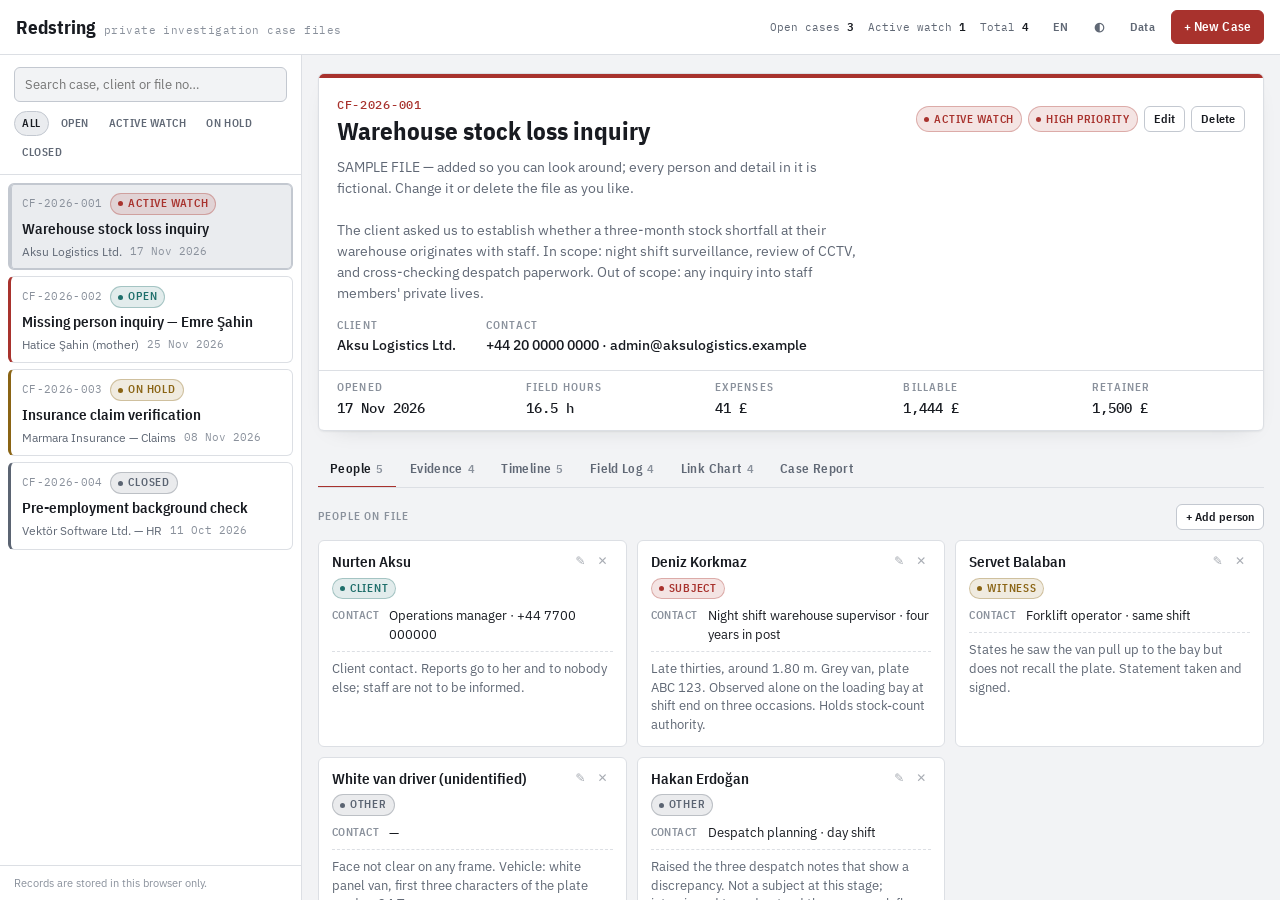
<file: index.html>
<!doctype html>
<html lang="tr">
<head>
<meta charset="utf-8">
<meta name="viewport" content="width=device-width, initial-scale=1, viewport-fit=cover">
<title>Redstring</title>
<meta name="description" content="Redstring — özel araştırmacılar için vaka dosyası sistemi: taraflar, delil zinciri, kronoloji, saha mesaisi ve bağlantı şeması. Case management for private investigators; runs entirely in the browser.">
<meta name="color-scheme" content="light dark">
<link rel="icon" href="data:image/svg+xml,%3Csvg xmlns='http://www.w3.org/2000/svg' viewBox='0 0 32 32'%3E%3Crect width='32' height='32' rx='5' fill='%23181B21'/%3E%3Cpath d='M5 10h9l2 3h11v12H5z' fill='none' stroke='%23A8322D' stroke-width='2.2' stroke-linejoin='round'/%3E%3Ccircle cx='16' cy='19' r='3' fill='none' stroke='%23A8322D' stroke-width='2'/%3E%3C/svg%3E">
<link rel="preconnect" href="https://fonts.googleapis.com">
<link rel="preconnect" href="https://fonts.gstatic.com" crossorigin>
<link rel="stylesheet" href="https://fonts.googleapis.com/css2?family=IBM+Plex+Mono:wght@400;500;600&family=IBM+Plex+Sans+Condensed:wght@500;600;700&family=IBM+Plex+Sans:wght@400;500;600&display=swap">
<link rel="stylesheet" href="assets/app.css">
</head>
<body>

<div id="app">
  <header class="topbar">
    <div class="brand">
      <h1>Redstring</h1>
      <span class="tag" id="brandTag"></span>
    </div>
    <div class="stats" id="topStats"></div>
    <div class="topactions">
      <button class="btn ghost sm langbtn" id="langBtn"></button>
      <button class="btn ghost sm" id="themeBtn" aria-label="Theme">◐</button>
      <button class="btn ghost sm" id="dataBtn"></button>
      <button class="btn primary" id="newCaseBtn"></button>
    </div>
  </header>

  <div class="layout">
    <aside class="rail">
      <div class="rail-head">
        <input class="search" id="search" type="search">
        <div class="filters" id="filters" role="group"></div>
      </div>
      <ul id="caseList"></ul>
      <footer class="rail-foot" id="railFoot"></footer>
    </aside>
    <main class="main"><div class="wrap" id="dossier"></div></main>
  </div>
</div>

<dialog id="dlg"></dialog>
<input type="file" id="importFile" accept="application/json,.json" hidden>

<script src="assets/i18n.js"></script>
<script src="assets/sample.js"></script>
<script src="assets/app.js"></script>
</body>
</html>
</file>
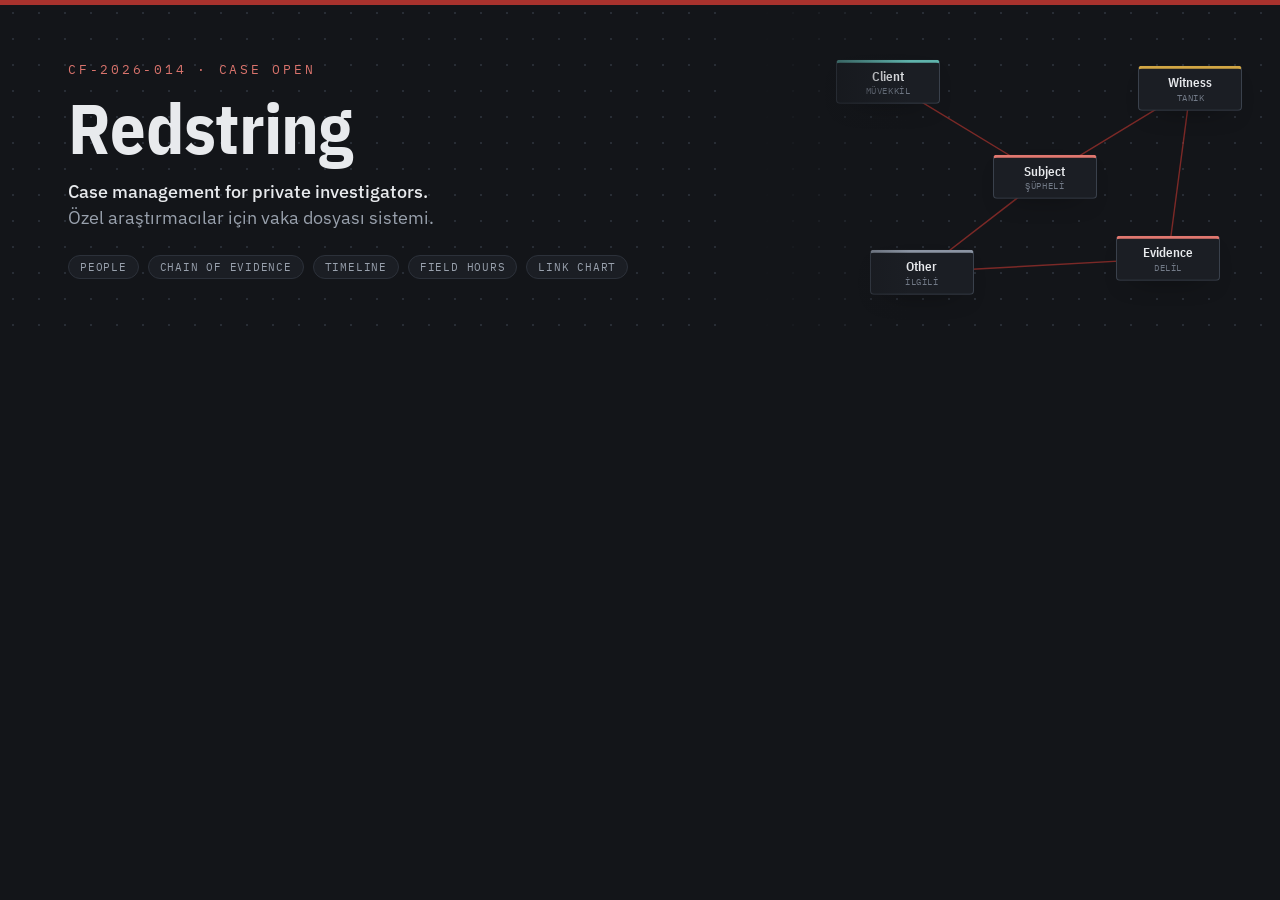
<file: docs/banner-source.html>
<!doctype html>
<!-- Redstring README banner'ının kaynağı. Yeniden üretmek için:
     Microsoft Edge / Chrome --headless=new --screenshot=docs/banner.png --window-size=1280,340
     The source of the README banner; re-render it with a headless Chromium screenshot. -->
<html lang="tr">
<head>
<meta charset="utf-8">
<link rel="stylesheet" href="https://fonts.googleapis.com/css2?family=IBM+Plex+Mono:wght@400;500&family=IBM+Plex+Sans+Condensed:wght@600;700&family=IBM+Plex+Sans:wght@400;500&display=swap">
<style>
  *{box-sizing:border-box; margin:0}
  body{
    width:1280px; height:340px; background:#131519; color:#E8EAED; overflow:hidden;
    font-family:"IBM Plex Sans", system-ui, sans-serif; position:relative;
    display:flex; align-items:center;
  }
  .stripe{position:absolute; inset:0 0 auto 0; height:5px; background:#A8322D; z-index:3}
  .grid{position:absolute; inset:0; background-image:radial-gradient(circle,#2C313A 1px,transparent 1px); background-size:26px 26px; opacity:.85}
  .left{position:relative; z-index:2; padding:0 0 0 68px; width:660px}
  h1{font-family:"IBM Plex Sans Condensed", sans-serif; font-weight:700; font-size:70px; line-height:1; letter-spacing:-.01em}
  .kicker{font-family:"IBM Plex Mono", monospace; font-size:12.5px; letter-spacing:.22em; text-transform:uppercase; color:#D9736C; margin-bottom:16px}
  .sub{font-size:18px; color:#99A1AD; margin-top:16px; line-height:1.45; max-width:530px}
  .sub b{color:#E8EAED; font-weight:500}
  .meta{display:flex; gap:9px; margin-top:24px; flex-wrap:wrap}
  .pill{font-family:"IBM Plex Mono", monospace; font-size:11px; letter-spacing:.07em; color:#99A1AD;
        border:1px solid #2C313A; border-radius:99px; padding:4px 11px; background:#1B1E24}
  .board{position:absolute; right:0; top:0; width:560px; height:340px; z-index:1}
  svg{position:absolute; inset:0; width:100%; height:100%}
  svg line{stroke:#A8322D; stroke-width:1.4; opacity:.7}
  .pin{position:absolute; transform:translate(-50%,-50%); background:#1B1E24; border:1px solid #3A414C;
       border-top:3px solid var(--rc); border-radius:4px; padding:6px 11px 7px; text-align:center;
       box-shadow:0 10px 28px -18px rgba(0,0,0,.9); min-width:104px}
  .pn{font-family:"IBM Plex Sans Condensed", sans-serif; font-weight:600; font-size:13px; line-height:1.2}
  .pr{font-family:"IBM Plex Mono", monospace; font-size:9px; color:#727A87; letter-spacing:.06em; text-transform:uppercase; margin-top:1px}
  .fade{position:absolute; inset:0 auto 0 0; width:190px; background:linear-gradient(90deg,#131519 22%,rgba(19,21,25,0))}
</style>
</head>
<body>
  <div class="grid"></div>
  <div class="stripe"></div>

  <div class="board">
    <svg>
      <line x1="30%" y1="24%" x2="58%" y2="52%"></line>
      <line x1="58%" y1="52%" x2="84%" y2="26%"></line>
      <line x1="58%" y1="52%" x2="36%" y2="80%"></line>
      <line x1="84%" y1="26%" x2="80%" y2="76%"></line>
      <line x1="36%" y1="80%" x2="80%" y2="76%"></line>
    </svg>
    <div class="pin" style="--rc:#5FB3AC; left:30%; top:24%"><div class="pn">Client</div><div class="pr">Müvekkil</div></div>
    <div class="pin" style="--rc:#E0776F; left:58%; top:52%"><div class="pn">Subject</div><div class="pr">Şüpheli</div></div>
    <div class="pin" style="--rc:#D2A644; left:84%; top:26%"><div class="pn">Witness</div><div class="pr">Tanık</div></div>
    <div class="pin" style="--rc:#8B94A3; left:36%; top:80%"><div class="pn">Other</div><div class="pr">İlgili</div></div>
    <div class="pin" style="--rc:#E0776F; left:80%; top:76%"><div class="pn">Evidence</div><div class="pr">Delil</div></div>
    <div class="fade"></div>
  </div>

  <div class="left">
    <div class="kicker">CF-2026-014 · case open</div>
    <h1>Redstring</h1>
    <p class="sub"><b>Case management for private investigators.</b><br>
      Özel araştırmacılar için vaka dosyası sistemi.</p>
    <div class="meta">
      <span class="pill">PEOPLE</span>
      <span class="pill">CHAIN OF EVIDENCE</span>
      <span class="pill">TIMELINE</span>
      <span class="pill">FIELD HOURS</span>
      <span class="pill">LINK CHART</span>
    </div>
  </div>
</body>
</html>
</file>
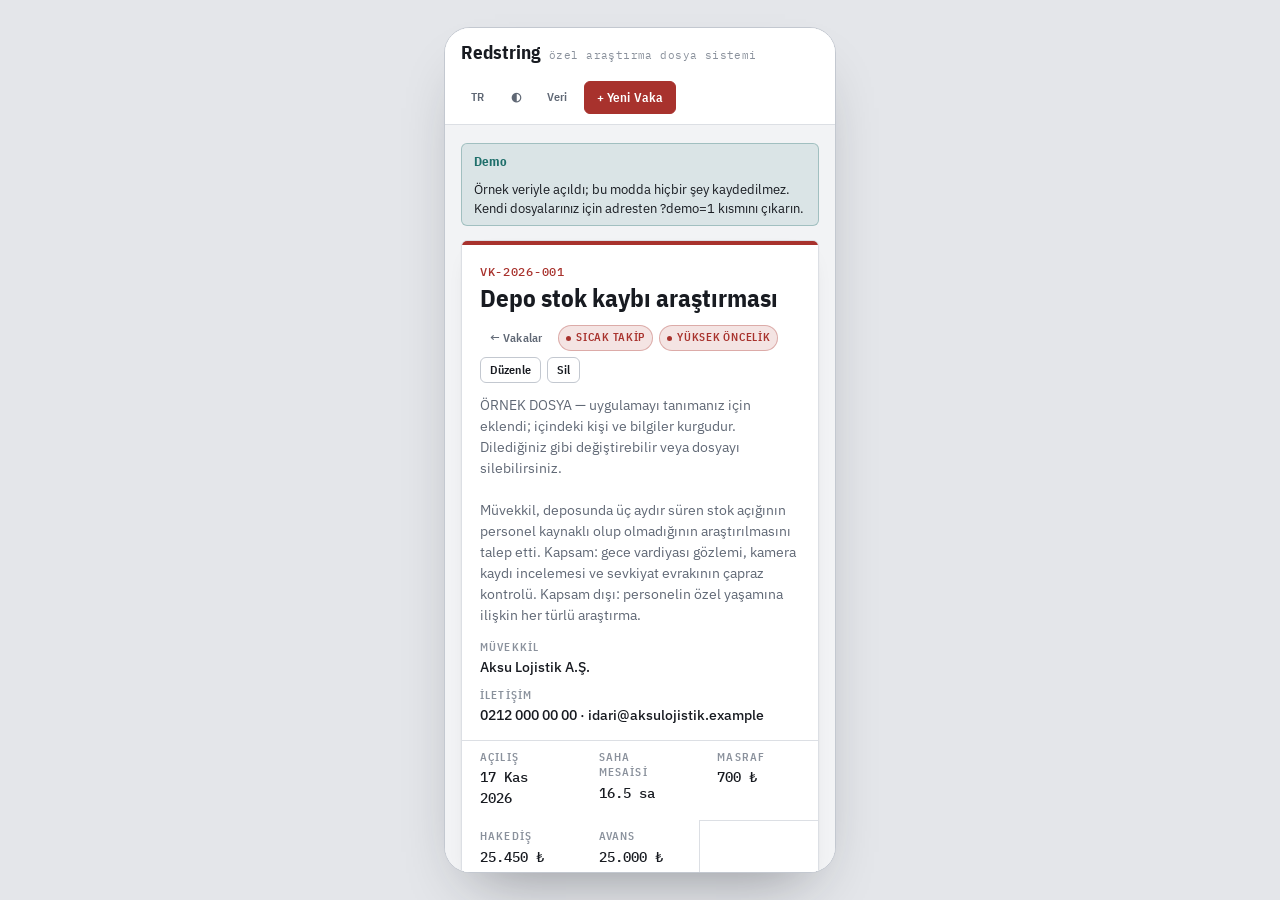
<file: docs/mobile-frame.html>
<!doctype html>
<!-- README'deki mobil ekran görüntülerinin kaynağı: uygulamayı sabit 390px genişlikte
     bir çerçeveye alır, böylece çekim tarayıcı pencere boyutundan etkilenmez.
     Source of the README's mobile screenshot: frames the app at a fixed 390px width
     so the capture does not depend on the browser's window size. -->
<html lang="tr">
<head>
<meta charset="utf-8">
<style>
  html,body{margin:0; height:100%; background:#E4E6EA;
            display:flex; align-items:center; justify-content:center}
  .phone{width:390px; height:844px; border-radius:26px; overflow:hidden;
         border:1px solid #C3C8D0; background:#fff;
         box-shadow:0 30px 60px -30px rgba(24,27,33,.45)}
  iframe{width:390px; height:844px; border:0; display:block}
</style>
</head>
<body>
  <div class="phone">
    <iframe id="app" title="Redstring"></iframe>
  </div>
  <script>
    /* ?lang=tr veya ?lang=en ile çağrılır / called with ?lang=tr or ?lang=en */
    var dil = new URLSearchParams(location.search).get("lang") || "tr";
    document.getElementById("app").src =
      "../index.html?demo=1&tab=taraflar&theme=light&lang=" + encodeURIComponent(dil);
  </script>
</body>
</html>
</file>
<file: assets/app.css>
/* Redstring — özel araştırma dosya sistemi
   Palet: kâğıt/mürekkep nötrleri + dosya kırmızısı aksan.
   Tipografi: IBM Plex Sans Condensed (başlık), Sans (metin), Mono (veri). */

:root{
  --paper:#F2F3F5; --surface:#FFFFFF; --surface-2:#EAECEF;
  --ink:#181B21; --muted:#606875; --faint:#8A919C;
  --line:#DCDFE4; --line-strong:#C3C8D0;
  --accent:#A8322D;
  --st-open:#1F6F6B; --st-hot:#A8322D; --st-hold:#8A6414; --st-closed:#5B6472;
  --shadow:0 1px 2px rgba(24,27,33,.06), 0 8px 24px -16px rgba(24,27,33,.22);
  --r:6px;
  --f-disp:"IBM Plex Sans Condensed","Helvetica Neue",Arial,sans-serif;
  --f-body:"IBM Plex Sans",system-ui,-apple-system,sans-serif;
  --f-mono:"IBM Plex Mono",ui-monospace,"SF Mono",Menlo,monospace;
}
@media (prefers-color-scheme: dark){
  :root:not([data-theme="light"]){
    --paper:#131519; --surface:#1B1E24; --surface-2:#232830;
    --ink:#E8EAED; --muted:#99A1AD; --faint:#727A87;
    --line:#2C313A; --line-strong:#3A414C;
    --accent:#D9736C;
    --st-open:#5FB3AC; --st-hot:#E0776F; --st-hold:#D2A644; --st-closed:#8B94A3;
    --shadow:0 1px 2px rgba(0,0,0,.4), 0 10px 28px -18px rgba(0,0,0,.8);
  }
}
:root[data-theme="dark"]{
  --paper:#131519; --surface:#1B1E24; --surface-2:#232830;
  --ink:#E8EAED; --muted:#99A1AD; --faint:#727A87;
  --line:#2C313A; --line-strong:#3A414C;
  --accent:#D9736C;
  --st-open:#5FB3AC; --st-hot:#E0776F; --st-hold:#D2A644; --st-closed:#8B94A3;
  --shadow:0 1px 2px rgba(0,0,0,.4), 0 10px 28px -18px rgba(0,0,0,.8);
}

html,body{height:100%}
body{
  margin:0; padding:env(safe-area-inset-top,0) 0 env(safe-area-inset-bottom,0);
  background:var(--paper); color:var(--ink);
  font-family:var(--f-body); font-size:14px; line-height:1.5;
  -webkit-font-smoothing:antialiased;
}
*,*::before,*::after{box-sizing:border-box}
img{max-width:100%}
[hidden]{display:none !important}
button,input,select,textarea{font:inherit; color:inherit}
:focus-visible{outline:2px solid var(--accent); outline-offset:2px; border-radius:3px}
@media (prefers-reduced-motion: reduce){*{animation-duration:.01ms !important; transition-duration:.01ms !important}}

.eyebrow{font-family:var(--f-disp); font-weight:600; font-size:10.5px; letter-spacing:.11em; text-transform:uppercase; color:var(--faint)}
.mono{font-family:var(--f-mono); font-variant-numeric:tabular-nums}
.visually-hidden{position:absolute; width:1px; height:1px; overflow:hidden; clip:rect(0 0 0 0); white-space:nowrap}

/* ---------- kabuk ---------- */
#app{display:flex; flex-direction:column; height:100%}

.topbar{
  display:flex; align-items:center; gap:14px; flex-wrap:wrap;
  padding:10px 16px; background:var(--surface); border-bottom:1px solid var(--line);
  position:sticky; top:env(safe-area-inset-top,0px); z-index:30;
}
.brand{display:flex; align-items:baseline; gap:9px; margin-right:auto}
.brand h1{font-family:var(--f-disp); font-weight:700; font-size:19px; margin:0}
.brand .tag{font-family:var(--f-mono); font-size:10.5px; color:var(--faint); letter-spacing:.04em}
.topbar .stats{display:flex; gap:14px; font-family:var(--f-mono); font-size:11px; color:var(--muted)}
.topbar .stats b{color:var(--ink); font-weight:600}
.topactions{display:flex; align-items:center; gap:6px}
.langbtn{font-family:var(--f-mono); font-weight:500; letter-spacing:.06em; min-width:34px}

.btn{
  border:1px solid var(--line-strong); background:var(--surface); color:var(--ink);
  padding:6px 12px; border-radius:var(--r); cursor:pointer;
  font-family:var(--f-disp); font-weight:600; font-size:13px; letter-spacing:.01em;
  transition:background .12s ease, border-color .12s ease;
}
.btn:hover{background:var(--surface-2)}
.btn.primary{background:var(--accent); border-color:var(--accent); color:#fff}
.btn.primary:hover{filter:brightness(1.07)}
.btn.ghost{border-color:transparent; background:transparent; color:var(--muted)}
.btn.ghost:hover{background:var(--surface-2); color:var(--ink)}
.btn.sm{padding:3px 9px; font-size:12px}
.btn.danger:hover{border-color:var(--accent); color:var(--accent); background:transparent}

.layout{flex:1; display:grid; grid-template-columns:302px 1fr; min-height:0}

/* ---------- vaka rayı ---------- */
.rail{border-right:1px solid var(--line); background:var(--surface); display:flex; flex-direction:column; min-height:0}
.rail-head{padding:12px 14px 10px; display:flex; flex-direction:column; gap:9px; border-bottom:1px solid var(--line)}
.search{width:100%; padding:7px 10px; border:1px solid var(--line-strong); border-radius:var(--r); background:var(--paper); font-size:13px}
.filters{display:flex; gap:4px; flex-wrap:wrap}
.filters button{
  border:1px solid transparent; background:transparent; color:var(--muted);
  font-family:var(--f-disp); font-weight:600; font-size:11px; letter-spacing:.05em;
  text-transform:uppercase; padding:3px 7px; border-radius:99px; cursor:pointer;
}
.filters button[aria-pressed="true"]{background:var(--surface-2); color:var(--ink); border-color:var(--line-strong)}
.rail-foot{padding:9px 14px; border-top:1px solid var(--line); font-size:11px; color:var(--faint)}

#caseList{list-style:none; margin:0; padding:8px; overflow-y:auto; display:flex; flex-direction:column; gap:6px; flex:1}
.case-card{
  width:100%; text-align:left; cursor:pointer; background:var(--surface); font-family:inherit;
  border:1px solid var(--line); border-left:3px solid var(--prio,var(--st-closed));
  border-radius:var(--r); padding:9px 11px; display:flex; flex-direction:column; gap:5px;
}
.case-card:hover{border-color:var(--line-strong); background:var(--surface-2)}
.case-card[aria-current="true"]{background:var(--surface-2); border-color:var(--line-strong); box-shadow:inset 0 0 0 1px var(--line-strong)}
.case-card .row1{display:flex; align-items:center; gap:8px}
.case-card .code{font-family:var(--f-mono); font-size:10.5px; color:var(--faint); letter-spacing:.03em}
.case-card .title{font-family:var(--f-disp); font-weight:600; font-size:14.5px; line-height:1.25; text-wrap:balance}
.case-card .meta{display:flex; align-items:center; gap:8px; font-size:11.5px; color:var(--muted)}

.chip{
  display:inline-flex; align-items:center; gap:5px; white-space:nowrap;
  font-family:var(--f-disp); font-weight:600; font-size:10.5px;
  letter-spacing:.07em; text-transform:uppercase; padding:2px 7px; border-radius:99px;
  color:var(--c); background:color-mix(in srgb, var(--c) 13%, transparent);
  border:1px solid color-mix(in srgb, var(--c) 32%, transparent);
}
.chip .dot{width:5px; height:5px; border-radius:99px; background:currentColor}

/* ---------- dosya ---------- */
.main{min-height:0; overflow-y:auto}
.wrap{max-width:1040px; margin:0 auto; padding-block:18px 56px; padding-inline:16px}

.dossier-head{background:var(--surface); border:1px solid var(--line); border-radius:var(--r); box-shadow:var(--shadow); overflow:hidden}
.classbar{height:4px; background:var(--prio,var(--st-closed))}
.dossier-head .body{padding:16px 18px 14px; display:flex; flex-direction:column; gap:12px}
.dossier-head .line1{display:flex; align-items:flex-start; gap:12px; flex-wrap:wrap}
.dossier-head h2{font-family:var(--f-disp); font-weight:700; font-size:25px; line-height:1.15; margin:2px 0 0; text-wrap:balance}
.dossier-head .code{font-family:var(--f-mono); font-size:11.5px; color:var(--accent); letter-spacing:.06em; font-weight:500}
.dossier-head .actions{margin-left:auto; display:flex; gap:6px; align-self:center; flex-wrap:wrap}
.summary{color:var(--muted); max-width:66ch; margin:0; white-space:pre-wrap}

/* Ayırıcılar gölgeyle çizilir: ızgaranın son satırında boş hücre kalsa bile
   arka plan görünmez. Separators are drawn with shadows so a ragged last row
   leaves no visible empty cell. */
.facts{display:grid; grid-template-columns:repeat(auto-fit,minmax(118px,1fr)); background:var(--surface); border-top:1px solid var(--line)}
.fact{background:var(--surface); padding:9px 18px 11px; display:flex; flex-direction:column; gap:2px; min-width:0;
      box-shadow:1px 0 0 var(--line), 0 1px 0 var(--line)}
.fact .v{font-family:var(--f-mono); font-size:14px; font-weight:500; font-variant-numeric:tabular-nums; min-width:0}

.ident{display:flex; gap:10px 30px; flex-wrap:wrap; padding-top:2px}
.ident > div{display:flex; flex-direction:column; gap:1px; min-width:0}
.ident .iv{font-size:14px; font-weight:500; overflow-wrap:anywhere}

.tabs{display:flex; gap:2px; margin:20px 0 0; border-bottom:1px solid var(--line); overflow-x:auto; scrollbar-width:none}
.tabs::-webkit-scrollbar{display:none}
.tabs button{
  border:0; background:transparent; cursor:pointer; white-space:nowrap;
  font-family:var(--f-disp); font-weight:600; font-size:13px; letter-spacing:.03em;
  color:var(--muted); padding:8px 12px; border-bottom:2px solid transparent; margin-bottom:-1px;
}
.tabs button:hover{color:var(--ink)}
.tabs button[aria-selected="true"]{color:var(--ink); border-bottom-color:var(--accent)}
.tabs .count{font-family:var(--f-mono); font-size:10.5px; color:var(--faint); margin-left:5px}

.panel-head{display:flex; align-items:center; gap:10px; margin:16px 0 10px; flex-wrap:wrap}
.panel-head .eyebrow{margin-right:auto}
.hint{font-size:12px; color:var(--muted); margin-right:auto}

.cards{display:grid; grid-template-columns:repeat(auto-fill,minmax(258px,1fr)); gap:10px}
.item{background:var(--surface); border:1px solid var(--line); border-radius:var(--r); padding:12px 13px; display:flex; flex-direction:column; gap:7px}
.item .ihead{display:flex; align-items:flex-start; gap:8px}
.item .iname{font-family:var(--f-disp); font-weight:600; font-size:15px; line-height:1.25}
.item .tools{margin-left:auto; display:flex; gap:2px; opacity:.55}
.item:hover .tools,.item:focus-within .tools{opacity:1}
.icobtn{border:0; background:transparent; cursor:pointer; color:var(--muted); padding:2px 5px; border-radius:4px; font-size:12px; line-height:1}
.icobtn:hover{background:var(--surface-2); color:var(--ink)}
.kv{display:grid; grid-template-columns:auto 1fr; gap:3px 10px; font-size:12.5px; margin:0}
.kv dt{color:var(--faint); font-family:var(--f-disp); font-weight:600; letter-spacing:.04em; text-transform:uppercase; font-size:10.5px; padding-top:2px}
.kv dd{margin:0; overflow-wrap:anywhere}
.note{font-size:12.5px; color:var(--muted); border-top:1px dashed var(--line); padding-top:7px; margin:0; white-space:pre-wrap}

/* kronoloji */
.tl{display:flex; flex-direction:column; border-left:2px solid var(--line); margin-left:8px}
.tl-item{position:relative; padding:0 0 18px 20px}
.tl-item::before{content:""; position:absolute; left:-6px; top:5px; width:10px; height:10px; border-radius:99px; background:var(--surface); border:2px solid var(--accent)}
.tl-item .when{font-family:var(--f-mono); font-size:11px; color:var(--faint); letter-spacing:.03em}
.tl-item .what{font-family:var(--f-disp); font-weight:600; font-size:15px; margin-top:1px; display:flex; align-items:center; gap:8px; flex-wrap:wrap}
.tl-item .what .tools{opacity:.5}
.tl-item:hover .what .tools{opacity:1}
.tl-item .where{font-size:12px; color:var(--muted)}
.tl-item p{margin:5px 0 0; font-size:13px; color:var(--muted); white-space:pre-wrap}

/* saha kaydı */
.tablewrap{overflow-x:auto; border:1px solid var(--line); border-radius:var(--r); background:var(--surface)}
table{border-collapse:collapse; width:100%; min-width:520px; font-size:13px}
th{text-align:left; font-family:var(--f-disp); font-weight:600; font-size:10.5px; letter-spacing:.08em; text-transform:uppercase; color:var(--faint); padding:9px 12px; border-bottom:1px solid var(--line); white-space:nowrap}
td{padding:9px 12px; border-bottom:1px solid var(--line); vertical-align:top}
tbody tr:last-child td{border-bottom:0}
td.num,th.num{text-align:right; font-family:var(--f-mono); font-variant-numeric:tabular-nums; white-space:nowrap}
tfoot td{font-family:var(--f-mono); font-weight:600; border-top:1px solid var(--line-strong); background:var(--surface-2)}

/* bağlantı şeması */
/* Tam ekran çalışma görünümü / focus working view */
.boardwrap{position:relative}
.boardbar{display:none}
.boardwrap.focus{position:fixed; inset:0; z-index:80; background:var(--paper); display:flex; flex-direction:column;
  padding:env(safe-area-inset-top,0) 0 env(safe-area-inset-bottom,0)}
.boardwrap.focus .boardbar{display:flex; align-items:center; gap:8px; flex-wrap:wrap;
  padding:10px 14px; background:var(--surface); border-bottom:1px solid var(--line)}
.boardwrap.focus .board{flex:1; aspect-ratio:auto; min-height:0; border:0; border-radius:0}
.bb-title{font-family:var(--f-disp); font-weight:700; font-size:16px}
.bb-hint{font-size:12px; color:var(--muted); margin-right:auto}
body.sema-tam{overflow:hidden}

.board{
  position:relative; width:100%; aspect-ratio:16/10; min-height:340px; max-width:100%;
  background:var(--surface); border:1px solid var(--line); border-radius:var(--r);
  background-image:radial-gradient(circle, var(--line) 1px, transparent 1px);
  background-size:22px 22px; overflow:hidden; touch-action:none;
}
.board svg{position:absolute; inset:0; width:100%; height:100%; pointer-events:none}
.board svg line{stroke:var(--accent); stroke-width:1.5; opacity:.75}
.board svg text{fill:var(--muted); font-family:var(--f-mono); font-size:9.5px; text-anchor:middle; paint-order:stroke; stroke:var(--surface); stroke-width:3px}
.pin{
  position:absolute; transform:translate(-50%,-50%); cursor:grab;
  background:var(--surface); border:1px solid var(--line-strong); border-top:3px solid var(--rc,var(--st-closed));
  border-radius:4px; padding:5px 9px 6px; box-shadow:var(--shadow);
  min-width:96px; max-width:150px; text-align:center; user-select:none;
}
.pin:active{cursor:grabbing}
.pin .pn{font-family:var(--f-disp); font-weight:600; font-size:12.5px; line-height:1.2}
.pin .pr{font-family:var(--f-mono); font-size:9.5px; color:var(--faint); letter-spacing:.05em; text-transform:uppercase}

.empty{border:1px dashed var(--line-strong); border-radius:var(--r); padding:26px 20px; text-align:center; color:var(--muted); background:var(--surface); display:flex; flex-direction:column; align-items:center; gap:10px}
.empty .eh{font-family:var(--f-disp); font-weight:600; font-size:15px; color:var(--ink)}

.banner{
  display:flex; gap:9px; align-items:baseline; flex-wrap:wrap;
  background:color-mix(in srgb, var(--st-hold) 11%, transparent);
  border:1px solid color-mix(in srgb, var(--st-hold) 30%, transparent);
  border-radius:var(--r); padding:8px 12px; font-size:12.5px; margin-bottom:14px;
}
.banner b{font-family:var(--f-disp); color:var(--st-hold)}
.banner.info{background:color-mix(in srgb, var(--st-open) 11%, transparent); border-color:color-mix(in srgb, var(--st-open) 30%, transparent)}
.banner.info b{color:var(--st-open)}

/* rapor görünümü */
.report-sec{margin-top:26px}
.report-sec > h3{font-family:var(--f-disp); font-weight:700; font-size:16px; margin:0 0 10px; padding-bottom:5px; border-bottom:1px solid var(--line)}
.report-meta{font-family:var(--f-mono); font-size:11px; color:var(--faint); margin-top:14px}

/* iletişim kutusu */
dialog{
  border:1px solid var(--line-strong); border-radius:8px; padding:0;
  background:var(--surface); color:var(--ink); box-shadow:0 24px 64px -24px rgba(0,0,0,.5);
  width:min(560px, calc(100vw - 32px)); max-height:calc(100vh - 64px);
}
dialog::backdrop{background:rgba(10,12,16,.5)}
dialog form{display:flex; flex-direction:column; max-height:inherit}
dialog .dhead{padding:14px 18px 11px; border-bottom:1px solid var(--line)}
dialog .dhead h3{font-family:var(--f-disp); font-weight:700; font-size:18px; margin:2px 0 0}
dialog .dbody{padding:14px 18px; overflow-y:auto; display:grid; grid-template-columns:1fr 1fr; gap:11px}
dialog .dfoot{padding:11px 18px; border-top:1px solid var(--line); display:flex; gap:8px; justify-content:flex-end; background:var(--surface-2); flex-wrap:wrap}
.field{display:flex; flex-direction:column; gap:4px}
.field.full{grid-column:1/-1}
.field label{font-family:var(--f-disp); font-weight:600; font-size:10.5px; letter-spacing:.07em; text-transform:uppercase; color:var(--faint)}
.field input,.field select,.field textarea{padding:7px 9px; border:1px solid var(--line-strong); border-radius:var(--r); background:var(--paper); font-size:13.5px; width:100%}
.field textarea{resize:vertical; min-height:68px; font-family:inherit}
.dbody p{margin:0 0 4px; font-size:13px; color:var(--muted)}
.dbody p.full{grid-column:1/-1}

.backbtn{display:none}
@media (max-width:880px){
  .layout{grid-template-columns:1fr}
  .rail{border-right:0; border-bottom:1px solid var(--line)}
  body.has-active .rail{display:none}
  body:not(.has-active) .main{display:none}
  .backbtn{display:inline-block}
  .topbar .stats{display:none}
  dialog .dbody{grid-template-columns:1fr}
  .board{aspect-ratio:3/4}
}

/* ---------- yazdırma ---------- */
@media print{
  :root{--paper:#fff; --surface:#fff; --surface-2:#f4f4f4; --ink:#000; --muted:#333; --faint:#666; --line:#bbb; --line-strong:#888; --shadow:none}
  .topbar,.rail,.tabs,.panel-head .btn,.tools,.icobtn,.backbtn,.dossier-head .actions .btn,.banner,.boardbar{display:none !important}
  html,body{height:auto}
  .layout{display:block}
  .main{overflow:visible}
  .wrap{max-width:none; padding:0}
  .dossier-head{border:0; box-shadow:none}
  .board{break-inside:avoid; min-height:0; aspect-ratio:16/9}
  .item,.tl-item{break-inside:avoid}
  .report-sec{break-inside:auto}
  a[href]::after{content:""}
}
</file>
